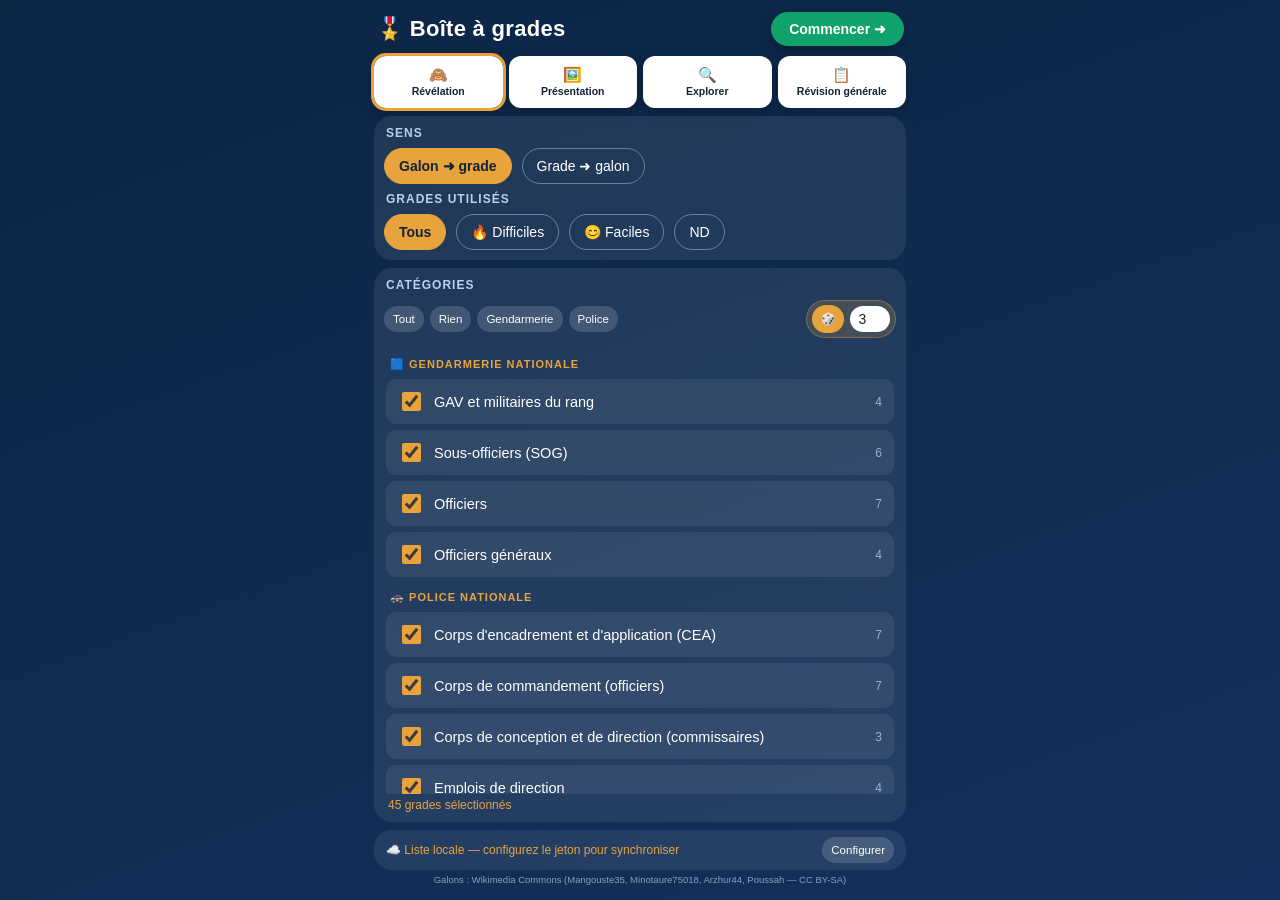
<file: index.html>
<!DOCTYPE html>
<html lang="fr">
<head>
<meta charset="UTF-8">
<meta name="viewport" content="width=device-width, initial-scale=1, viewport-fit=cover, user-scalable=no">
<meta name="apple-mobile-web-app-capable" content="yes">
<meta name="apple-mobile-web-app-status-bar-style" content="black-translucent">
<meta name="theme-color" content="#0b2545">
<title>Boîte à grades</title>
<style>
:root{
  --bg:#0b2545; --bg2:#13315c; --card:#ffffff; --ink:#132437; --muted:#5b7089;
  --accent:#1d6fd8; --accent2:#0fa36b; --gold:#e8a33d; --danger:#c94f4f;
  --radius:18px;
  --sat:env(safe-area-inset-top,0px); --sab:env(safe-area-inset-bottom,0px);
}
*{box-sizing:border-box; -webkit-tap-highlight-color:transparent;}
html,body{margin:0;padding:0;height:100%;}
body{
  font-family:-apple-system,BlinkMacSystemFont,"Segoe UI",Roboto,Helvetica,Arial,sans-serif;
  background:linear-gradient(160deg,var(--bg) 0%,var(--bg2) 100%);
  color:#fff; min-height:100dvh;
  padding-top:var(--sat); padding-bottom:var(--sab);
  -webkit-text-size-adjust:100%;
}
.screen{max-width:560px;margin:0 auto;padding:16px;display:none;}
#home.active{display:flex;flex-direction:column;height:100dvh;overflow:hidden;padding:8px 14px calc(4px + var(--sab));width:100%;}
.screen.active{display:block;}
h1{font-size:22px;margin:0;font-weight:800;letter-spacing:.3px;}
.titlerow{display:flex;align-items:center;justify-content:space-between;gap:10px;margin:4px 2px 2px;flex:none;}
.sub{color:#bcd0e8;font-size:14px;margin:0 4px 18px;}
.modes{display:grid;grid-template-columns:repeat(4,1fr);gap:6px;margin:8px 0 8px;flex:none;}
.mode-btn{
  border:0;border-radius:12px;padding:7px 2px;text-align:center;cursor:pointer;
  background:var(--card);color:var(--ink);box-shadow:0 4px 12px rgba(0,0,0,.22);
  display:flex;flex-direction:column;align-items:center;justify-content:center;gap:1px;min-height:52px;
}
.mode-btn .ico{font-size:15px;}
.mode-btn b{display:block;font-size:10.5px;line-height:1.15;}
.mode-btn.selected{outline:3px solid var(--gold);}
.panel{background:rgba(255,255,255,.08);border-radius:var(--radius);padding:10px;margin-bottom:8px;}
.panel h3{margin:0 2px 8px;font-size:12px;text-transform:uppercase;letter-spacing:1px;color:#bcd0e8;font-weight:700;}
#catpanel{display:flex;flex-direction:column;flex:1;min-height:0;}
#expanel{flex:1;min-height:0;overflow-y:auto;-webkit-overflow-scrolling:touch;}
#revpanel{flex:1;min-height:0;display:flex;flex-direction:column;}
#revpanel .panel{flex:1;display:flex;flex-direction:column;min-height:0;margin-bottom:0;}
.row{display:flex;gap:10px;flex-wrap:wrap;}
.chip{
  border:1.5px solid rgba(255,255,255,.35);background:transparent;color:#fff;
  border-radius:999px;padding:9px 14px;font-size:14px;cursor:pointer;
}
.chip.on{background:var(--gold);border-color:var(--gold);color:#132437;font-weight:700;}
select{
  width:100%;font-size:16px;padding:12px;border-radius:12px;border:0;background:var(--card);color:var(--ink);
  appearance:none;-webkit-appearance:none;
}

.start{
  border:0;border-radius:999px;padding:9px 18px;font-size:14px;font-weight:800;cursor:pointer;
  background:var(--accent2);color:#fff;box-shadow:0 4px 12px rgba(0,0,0,.3);flex:none;
}
.topbar{display:flex;align-items:center;justify-content:space-between;margin-bottom:10px;}
.topbar .back{background:rgba(255,255,255,.15);border:0;color:#fff;border-radius:999px;padding:9px 15px;font-size:14px;cursor:pointer;}
.counter{font-size:14px;color:#bcd0e8;font-variant-numeric:tabular-nums;}
.card{
  background:var(--card);color:var(--ink);border-radius:22px;padding:20px 16px 16px;
  box-shadow:0 10px 30px rgba(0,0,0,.35);min-height:52dvh;
  display:flex;flex-direction:column;
}
.word{font-size:clamp(30px,9vw,44px);font-weight:800;text-align:center;margin:2px 0 12px;line-height:1.1;}
.meanings{display:grid;gap:14px;flex:1;}
.meaning{display:grid;gap:8px;}
.meaning .catlab{
  font-size:18px;font-weight:800;letter-spacing:.3px;
  color:#fff;background:var(--accent);padding:13px 14px;
  border-radius:14px;text-align:center;
  box-shadow:0 3px 10px rgba(29,111,216,.3);
}
.meaning .catlab.hiddenlab{
  background:repeating-linear-gradient(45deg,#13315c,#13315c 12px,#1b3f74 12px,#1b3f74 24px);
  color:#bcd0e8;font-weight:600;font-size:15px;
}
.imgwrap{position:relative;width:100%;aspect-ratio:4/3;background:#e8eef6;display:flex;align-items:center;justify-content:center;border:1px solid #e3e9f2;border-radius:16px;overflow:hidden;}
.imgwrap img{width:100%;height:100%;object-fit:contain;background:#fff;}
.imgwrap .status{color:var(--muted);font-size:14px;padding:10px;text-align:center;}
.veil{
  position:absolute;inset:0;background:repeating-linear-gradient(45deg,#13315c,#13315c 12px,#1b3f74 12px,#1b3f74 24px);
  display:flex;align-items:center;justify-content:center;color:#fff;font-size:40px;
}
.wikilink{font-size:11px;color:#8aa0b8;text-align:right;padding:3px 8px;text-decoration:none;display:block;}
.controls{display:flex;gap:10px;margin-top:14px;}
.ctrl{
  flex:1;border:0;border-radius:16px;padding:16px 8px;font-size:16px;font-weight:700;cursor:pointer;color:#fff;
}
.prev{background:rgba(255,255,255,.16);}
.next{background:var(--accent);}
.reveal{background:var(--gold);color:#132437;flex:1.4;}
.reveal[disabled]{opacity:.35;}
.ctrl:active{transform:scale(.97);}
.foot{text-align:center;color:#8aa0b8;font-size:9.5px;margin-top:4px;padding-bottom:2px;white-space:nowrap;overflow:hidden;text-overflow:ellipsis;flex:none;}
#syncpanel{display:flex;align-items:center;flex-wrap:wrap;gap:8px;padding:7px 12px;flex:none;margin-bottom:0;}
#syncpanel h3{display:none;}
#syncpanel .selcount{margin:0;flex:1;min-width:0;overflow:hidden;text-overflow:ellipsis;white-space:nowrap;}
.dlgback{
  position:fixed;inset:0;background:rgba(6,20,40,.75);z-index:50;
  display:flex;align-items:flex-start;justify-content:center;padding:calc(24px + var(--sat)) 14px 14px;
  overflow-y:auto;-webkit-overflow-scrolling:touch;
}
.dlg{
  background:var(--bg2);border-radius:18px;padding:16px;width:100%;max-width:460px;
  box-shadow:0 12px 40px rgba(0,0,0,.5);
}
.dlg h3{margin:0 0 10px;font-size:13px;text-transform:uppercase;letter-spacing:1px;color:#bcd0e8;}
.tokfield{
  width:100%;font-size:16px;padding:12px;border-radius:12px;border:0;resize:vertical;
  background:var(--card);color:var(--ink);font-family:ui-monospace,Menlo,monospace;
  word-break:break-all;-webkit-user-select:text;user-select:text;
}
.dlgrow{display:flex;gap:8px;flex-wrap:wrap;margin-top:10px;}
.dlghelp{font-size:11px;line-height:1.4;color:#8aa0b8;margin:12px 0 0;white-space:normal;}
.selcount{font-size:12px;color:#e8a33d;margin:4px 4px 0;flex:none;}
.catgrid{display:grid;grid-template-columns:1fr;gap:6px;flex:1;min-height:0;overflow-y:auto;-webkit-overflow-scrolling:touch;padding:2px;align-content:start;}
.catitem{display:flex;align-items:center;gap:10px;background:rgba(255,255,255,.07);border-radius:10px;padding:10px 12px;font-size:14.5px;cursor:pointer;}
.catitem input{width:19px;height:19px;accent-color:var(--gold);}
.catitem .qm{
  display:none;width:19px;height:19px;border-radius:5px;flex:none;
  background:rgba(232,163,61,.25);border:1.5px solid var(--gold);color:var(--gold);
  font-size:13px;font-weight:800;align-items:center;justify-content:center;line-height:1;
}
.catgrid.mystery input{display:none;}
.catgrid.mystery .qm{display:inline-flex;}
.smallrow{display:flex;gap:6px;margin-bottom:10px;flex-wrap:nowrap;align-items:center;}
.randpick{
  display:flex;gap:6px;align-items:center;margin-left:auto;
  background:rgba(232,163,61,.18);border:1px solid rgba(232,163,61,.35);
  border-radius:999px;padding:4px 5px;
}
.randpick input{
  width:40px;font-size:14px;text-align:center;padding:5px 2px;border-radius:999px;border:0;
  background:var(--card);color:var(--ink);
}
.smallbtn.gold{background:var(--gold);color:#132437;font-weight:700;}
.smallbtn{border:0;background:rgba(255,255,255,.15);color:#fff;border-radius:999px;padding:7px 9px;font-size:11.5px;cursor:pointer;white-space:nowrap;}
.badge{background:var(--accent2);color:#fff;border-radius:999px;font-size:11.5px;font-weight:700;padding:3px 10px;margin-left:8px;vertical-align:middle;}
.exsearch{
  width:100%;font-size:18px;padding:14px 16px;border-radius:14px;border:0;
  background:var(--card);color:var(--ink);margin-bottom:10px;
  -webkit-appearance:none;appearance:none;
}
.exsug{display:flex;flex-wrap:wrap;gap:8px;margin-bottom:12px;}
.exsug button{
  border:0;border-radius:999px;padding:9px 14px;font-size:15px;font-weight:600;
  background:rgba(255,255,255,.18);color:#fff;cursor:pointer;
  text-shadow:0 1px 2px rgba(0,0,0,.45);
}
.exsug .excatbtn{font-weight:800;outline:2px solid rgba(255,255,255,.5);}
.exsug .exnone{color:#bcd0e8;font-size:14px;}
.excard{min-height:0;}
.wordchip{
  display:inline-block;color:#fff;padding:6px 18px;border-radius:14px;
  text-shadow:0 1px 3px rgba(0,0,0,.45);
}
.exwordblock{border-top:2px solid #e3e9f2;padding-top:12px;margin-top:4px;display:grid;gap:10px;}
.exwordblock:first-child{border-top:0;margin-top:0;}
.exwordtitle{
  font-size:22px;font-weight:800;color:#fff;padding:10px 12px;border-radius:12px;
  text-align:center;text-shadow:0 1px 3px rgba(0,0,0,.45);
}
.diffseg{display:inline-flex;background:#e8edf4;border-radius:999px;padding:3px;gap:3px;}
.diffseg button{
  border:0;border-radius:999px;padding:6px 11px;font-size:12.5px;cursor:pointer;
  background:transparent;color:#5b7089;font-weight:700;
}
.diffseg button.on[data-s="ND"]{background:#c6d0dd;color:#132437;}
.diffseg button.on[data-s="facile"]{background:var(--accent2);color:#fff;}
.diffseg button.on[data-s="difficile"]{background:var(--gold);color:#132437;}
.diffrow{text-align:center;margin:0 0 10px;}
.revlist{display:grid;gap:4px;flex:1;min-height:0;overflow-y:auto;-webkit-overflow-scrolling:touch;padding:2px;align-content:start;}
.revitem{
  display:flex;align-items:center;gap:8px;background:rgba(255,255,255,.07);
  border-radius:8px;padding:5px 5px 5px 12px;font-size:15px;flex-wrap:wrap;
}
.revword{flex:1;min-width:80px;overflow:hidden;text-overflow:ellipsis;}
.passebadge{
  background:rgba(255,255,255,.18);color:#e8d3a8;border:1px solid rgba(232,163,61,.5);
  border-radius:999px;font-size:10.5px;font-weight:700;padding:2px 7px;flex:none;
}
.revitem.d{background:rgba(232,163,61,.28);}
.revitem.f{background:rgba(15,163,107,.25);}
/* ---------- Boîte à grades ---------- */
.gimgs{display:grid;gap:10px;}
.gimgs.pair{grid-template-columns:1fr;}
.gimgs.pair .gbox{height:clamp(80px,15dvh,140px);}
.gfig{margin:0;display:grid;gap:4px;}
.gfig figcaption{font-size:12px;color:var(--muted);text-align:center;font-weight:600;}
.gbox{position:relative;background:#fff;border:1px solid #e3e9f2;border-radius:14px;overflow:hidden;
  display:flex;align-items:center;justify-content:center;height:clamp(120px,26dvh,230px);padding:6px;}
.gbox img,.gbox svg{max-width:100%;max-height:100%;width:auto;height:100%;object-fit:contain;display:block;}
.gbox .status{color:var(--muted);font-size:13px;}
.desc{font-size:16px;line-height:1.4;color:var(--ink);background:#eef3fa;border-radius:12px;padding:10px 12px;}
.desc .note{display:block;margin-top:6px;font-size:13.5px;color:var(--muted);}
.desc.hiddendesc{background:repeating-linear-gradient(45deg,#13315c,#13315c 12px,#1b3f74 12px,#1b3f74 24px);
  color:#bcd0e8;text-align:center;font-weight:600;}
.word.hiddenword{color:#9db4cf;font-size:clamp(24px,7vw,34px);}
.grouphead{font-size:11px;text-transform:uppercase;letter-spacing:1px;color:#e8a33d;font-weight:800;margin:8px 4px 2px;}
.ladderrow{display:grid;grid-template-columns:150px 1fr;gap:10px;align-items:center;border-top:1px solid #e3e9f2;padding-top:10px;}
.ladderrow:first-child{border-top:0;padding-top:0;}
.ladderrow .gbox{height:80px;padding:3px;border-radius:10px;}
.laddername{font-weight:800;font-size:16px;color:var(--ink);}
.ladderdesc{font-size:13.5px;color:var(--muted);margin-top:2px;}
.ladderrow .diffseg{margin-top:6px;}
.ladder{display:grid;gap:10px;}
.revcat{font-size:12px;text-transform:uppercase;letter-spacing:.8px;color:#e8a33d;font-weight:800;margin:10px 4px 2px;}
#exWord .wordchip{font-size:clamp(20px,6vw,28px);}
.catrow{margin:0 0 10px;}
.catrow .catlab{font-size:16px;font-weight:800;color:#fff;padding:10px 12px;border-radius:12px;text-align:center;}
.catrow .catlab.hiddenlab{background:repeating-linear-gradient(45deg,#13315c,#13315c 12px,#1b3f74 12px,#1b3f74 24px);color:#bcd0e8;font-weight:600;}
.desc.hiddendesc{font-size:14px;}
.grow{display:grid;grid-template-columns:2.2fr 1fr;gap:8px;align-items:end;}
.gcell{display:grid;gap:3px;min-width:0;}
.gtag{font-size:11px;color:var(--muted);text-align:center;font-weight:600;}
.gbox.chest{padding:8px;}
.gbox.chest svg{aspect-ratio:1/1;}
.gfig figcaption{order:-1;}
.ladderpics{display:grid;grid-template-columns:2fr 1fr;gap:4px;}
.gimgs.trio{gap:6px;}
.gimgs.trio .gbox{height:clamp(64px,11dvh,110px);}
.desc,.ladderdesc{white-space:pre-line;}
.gimgs.quad{gap:4px;}
.gimgs.quad .gbox{height:clamp(52px,8.5dvh,90px);}
.desc .nl+.nl{margin-top:6px;padding-top:6px;border-top:1px solid #d9e2ee;}
.desc .nl:first-child{font-weight:700;}
</style>
</head>
<body>

<!-- HOME -->
<div class="screen active" id="home">
  <div class="titlerow">
    <h1>🎖️ Boîte à grades</h1>
    <button class="start" id="startBtn" onclick="startSession()">Commencer ➜</button>
  </div>
  <div class="modes">
    <button class="mode-btn selected" id="mode2btn" onclick="setMode(2)">
      <span class="ico">🙈</span><b>Révélation</b>
    </button>
    <button class="mode-btn" id="mode1btn" onclick="setMode(1)">
      <span class="ico">🖼️</span><b>Présentation</b>
    </button>
    <button class="mode-btn" id="mode3btn" onclick="setMode(3)">
      <span class="ico">🔍</span><b>Explorer</b>
    </button>
    <button class="mode-btn" id="mode5btn" onclick="setMode(5)">
      <span class="ico">📋</span><b>Révision générale</b>
    </button>
  </div>

  <div class="panel" id="poolpanel" style="display:none">
    <h3>Sens</h3>
    <div class="row" style="margin-bottom:8px">
      <button class="chip on" data-s="g2n" onclick="setSens('g2n')">Galon ➜ grade</button>
      <button class="chip" data-s="n2g" onclick="setSens('n2g')">Grade ➜ galon</button>
    </div>
    <h3>Grades utilisés</h3>
    <div class="row">
      <button class="chip on" data-p="tous" onclick="setPool('tous')">Tous</button>
      <button class="chip" data-p="difficile" onclick="setPool('difficile')">🔥 Difficiles</button>
      <button class="chip" data-p="facile" onclick="setPool('facile')">😊 Faciles</button>
      <button class="chip" data-p="ND" onclick="setPool('ND')">ND</button>
    </div>
  </div>

  <div class="panel" id="catpanel">
    <h3>Catégories</h3>
    <div class="smallrow">
      <button class="smallbtn" onclick="allCats(true)">Tout</button>
      <button class="smallbtn" onclick="allCats(false)">Rien</button>
      <button class="smallbtn" onclick="groupCats('G')">Gendarmerie</button>
      <button class="smallbtn" onclick="groupCats('P')">Police</button>
      <span class="randpick">
        <button class="smallbtn gold" onclick="randomCats()">🎲</button>
        <input type="number" id="nbRand" min="1" max="9" value="3" inputmode="numeric" oninput="randomCats()">
      </span>
    </div>
    <div class="catgrid" id="catgrid"></div>
    <div class="selcount" id="selcount"></div>
  </div>

  <div id="expanel" style="display:none">
    <input class="exsearch" id="exInput" type="search" placeholder="Tapez un grade ou une catégorie…" autocomplete="off" autocapitalize="off" spellcheck="false" oninput="exSearch()">
    <div class="exsug" id="exSug"></div>
    <div class="card excard" id="exCard" style="display:none">
      <div class="diffrow" id="exDiffrow"></div>
      <div class="catrow" id="exCatrow"></div>
      <div class="word" id="exWord"></div>
      <div class="meanings" id="exMeanings"></div>
    </div>
  </div>

  <div id="revpanel" style="display:none">
    <div class="panel">
      <h3>Révision générale — ND / facile / difficile</h3>
      <div class="selcount" id="revcount"></div>
      <div class="revlist" id="revlist"></div>
    </div>
  </div>

  <div class="panel" id="syncpanel">
    <h3>☁️ Grades difficiles — synchronisation</h3>
    <div class="selcount" id="syncstatus">Chargement…</div>
    <button class="smallbtn" onclick="toggleSyncSetup()">Configurer</button>
  </div>

  <div id="syncsetup" class="dlgback" style="display:none" onclick="if(event.target===this)toggleSyncSetup()">
    <div class="dlg">
      <h3>Jeton GitHub — synchronisation</h3>
      <textarea id="ghtoken" class="tokfield" rows="3" placeholder="Collez ici le jeton (github_pat_…)"
        autocomplete="off" autocorrect="off" autocapitalize="off" spellcheck="false"></textarea>
      <div class="dlgrow">
        <button class="smallbtn" onclick="pasteToken()">📋 Coller</button>
        <button class="smallbtn" onclick="$('ghtoken').value=''">Effacer</button>
        <button class="smallbtn gold" onclick="saveGhToken()">Enregistrer</button>
        <button class="smallbtn" onclick="toggleSyncSetup()">Fermer</button>
      </div>
      <p class="dlghelp">
        GitHub ▸ Settings ▸ Developer settings ▸ Personal access tokens ▸ Fine-grained tokens ▸ Generate new token.
        Repository access : « Only select repositories » ▸ Boite-a-grades. Permissions ▸ Contents : Read and write.
        Le jeton reste uniquement sur cet appareil.
      </p>
    </div>
  </div>

  <p class="foot">Galons : Wikimedia Commons (Mangouste35, Minotaure75018, Arzhur44, Poussah — CC BY-SA)</p>
</div>

<!-- CARD -->
<div class="screen" id="play">
  <div class="topbar">
    <button class="back" onclick="goHome()">← Menu</button>
    <span class="counter" id="counter"></span>
    <button class="back" onclick="shuffleNow()" title="Mélanger">🎲</button>
  </div>
  <div class="card">
    <div class="diffrow" id="diffrow"></div>
    <div class="catrow" id="catrow"></div>
    <div class="word" id="word"></div>
    <div class="meanings" id="meanings"></div>
  </div>
  <div class="controls">
    <button class="ctrl prev" onclick="nav(-1)">◀ Préc.</button>
    <button class="ctrl reveal" id="revealBtn" onclick="revealOrNext()">👁 Révéler</button>
    <button class="ctrl next" id="nextBtn" onclick="nav(1)">Suiv. ▶</button>
  </div>
  <p class="foot">Galons : Wikimedia Commons — CC BY-SA</p>
</div>


<script>
/* ---------- données ----------
   Images : Wikimedia Commons. Gendarmerie : Mangouste35 (CC BY-SA 3.0), Poussah (CC BY-SA 4.0).
   Police : planches Minotaure75018 (CC BY-SA 4.0), Arzhur44 (CC BY-SA 4.0).
   i : liste d'images. {f, l} = fichier entier ; {f, b:[x0,x1,y0,y1], W, H, l} = recadrage d'une planche. */
const GD = 'Départementale', GM = 'Mobile', OC = 'OCTA', CS = 'CSTAGN';
const CEA = {f:'Galons CEA.svg', W:1444, H:881};
const CC  = {f:'Galons CC.svg', W:1722, H:585};
const CCD = {f:'Galons Commissaires.svg', W:923, H:460};
const EMP = {f:'Galons emploi direction.svg', W:930, H:463};
function crop(p, x0, x1, y0, y1, pad){ return {f:p.f, W:p.W, H:p.H, b:[x0, x1, y0, y1], p:pad}; }

/* galons de poitrine (voir chest.js) */
const N = 'noir', M = 'marine';
const dg = (c, n)=>({bg:N, diag:Array(n).fill(c)});
const bs = (arr, bg)=>({bg:bg||N, bars:arr});
const nb = (c, n, bg)=>bs(Array.from({length:n}, ()=>({c})), bg);
const alt = (m, i)=>bs([{c:m},{c:i},{c:m},{c:i},{c:m}]);
const pair = f=>[f('a','o'), f('o','a')];   // [départementale, mobile] : (métal, métal inverse)
function gdgm(code){ return [{f:code+' gd.svg', l:GD}, {f:code+' gm.svg', l:GM}]; }

const DATA = {
cats: [
  {l:'Gendarmerie — GAV et militaires du rang', g:'G'},
  {l:'Gendarmerie — Sous-officiers (SOG)', g:'G'},
  {l:'Gendarmerie — Officiers', g:'G'},
  {l:'Gendarmerie — Officiers généraux', g:'G'},
  {l:'Police — Corps d\'encadrement et d\'application (CEA)', g:'P'},
  {l:'Police — Corps de commandement (officiers)', g:'P'},
  {l:'Police — Corps de conception et de direction (commissaires)', g:'P'},
  {l:'Police — Emplois de direction', g:'P'},
  {l:'Police — Anciens grades', g:'P'}
],
words: [
/* ===== Gendarmerie — GAV et militaires du rang ===== */
{w:'Gendarme adjoint volontaire (GAV)', c:0, x:'« Gendarme »', d:'Fourreau bleu, sans chevron.',
 p:[{bg:N}],
 i:[{f:'Gav gav.svg'}]},
{w:'Gendarme adjoint de 1re classe', c:0, x:'« Gendarme »', d:'Fourreau bleu, un chevron bleu.',
 p:[dg('b',1)],
 i:[{f:'Gav 1cl.svg'}]},
{w:'Brigadier (GAV)', c:0, x:'« Brigadier »', d:'Fourreau bleu, deux chevrons bleus.',
 p:[dg('b',2)],
 i:[{f:'Gav bri.svg'}]},
{w:'Brigadier-chef (GAV)', c:0, x:'« Brigadier-chef »', d:'Fourreau bleu, deux chevrons bleus sous un chevron argent.',
 p:[{bg:N, diag:['b','b','a']}],
 i:[{f:'Gav bch.svg'}]},

/* ===== Gendarmerie — Sous-officiers (avec le CSTAGN, corps de soutien) ===== */
{w:'Gendarme sous contrat', c:1, x:'« Gendarme » ; CSTAGN et GAV : « Maréchal des logis »\nGrenade sans soutaches (les deux traits au-dessus de la flamme) : CSTAGN.\nFourreau bleu : GAV (volontaire, pas sous-officier).', d:'Un chevron.',
 p:pair(m=>dg(m,1)).concat([dg('a',1), dg('a',1)]),
 i:[{f:'Gend sc gd.svg', l:GD}, {f:'Gend sc gm.svg', l:GM}, {f:'Mdl sc cstag.svg', l:'CSTAGN — Maréchal des logis sous contrat'}, {f:'Gav mdl.svg', l:'GAV — Maréchal des logis'}]},
{w:'Gendarme de carrière', c:1, x:'« Gendarme » ; CSTAGN : « Maréchal des logis »\nRang situé entre sergent et sergent-chef des armées.\nGrenade sans soutaches (les deux traits au-dessus de la flamme) : CSTAGN.', d:'Deux chevrons.',
 p:pair(m=>dg(m,2)).concat([dg('a',2)]),
 i:gdgm('Gend').concat([{f:'Mdl carriere cstag.svg', l:'CSTAGN — Maréchal des logis de carrière'}])},
{w:'Maréchal des logis-chef', c:1, x:'« Maréchal des logis-chef » (couramment « Chef »)\nGrenade sans soutaches (les deux traits au-dessus de la flamme) : CSTAGN.', d:'Trois chevrons.',
 p:pair(m=>dg(m,3)).concat([dg('a',3)]),
 i:gdgm('Mdc').concat([{f:'Mdc cstag.svg', l:CS}])},
{w:'Adjudant', c:1, x:'« Mon adjudant » (femme : « Adjudant »)\nMétal inversé : galon or en départementale et au CSTAGN, argent en mobile.\nGrenade sans soutaches (les deux traits au-dessus de la flamme) : CSTAGN.', d:'Un galon à filet rouge, de métal inversé : or en départementale, argent en mobile.',
 p:pair((m,i)=>bs([{c:i,f:1}])).concat([bs([{c:'o',f:1}])]),
 i:gdgm('Adj').concat([{f:'Adj cstag.svg', l:CS}])},
{w:'Adjudant-chef', c:1, x:'« Mon adjudant-chef » (femme : « Adjudant-chef »)\nGrenade sans soutaches (les deux traits au-dessus de la flamme) : CSTAGN.', d:'Un galon à filet rouge, du métal de la subdivision : argent en départementale, or en mobile.',
 p:pair(m=>bs([{c:m,f:1}])).concat([bs([{c:'a',f:1}])]),
 i:gdgm('Adc').concat([{f:'Adc cstag.svg', l:CS}])},
{w:'Major', c:1, x:'« Major »\nGrenade sans soutaches (les deux traits au-dessus de la flamme) : CSTAGN.', d:'Un galon large à filet rouge, du métal de la subdivision.',
 p:pair(m=>bs([{c:m,thin:1},{c:m,f:1}])).concat([bs([{c:'a',thin:1},{c:'a',f:1}])]),
 i:gdgm('Major').concat([{f:'Major cstag.svg', l:CS}])},

/* ===== Gendarmerie — Officiers (avec l'OCTA, corps technique et administratif) ===== */
{w:'Aspirant', c:2, x:'« Mon lieutenant » (femme : « Aspirant »)\nÉlève officier.', d:'Un galon argent coupé de deux traits noirs.',
 p:[bs([{c:'o',cut:1}])],
 i:[{f:'Aspirant gendarmerie départementale.svg', l:GD}]},
{w:'Sous-lieutenant', c:2, x:'« Mon lieutenant » (femme : « Lieutenant »)\nGrenade sans soutaches (les deux traits au-dessus de la flamme) : OCTA.', d:'Un galon.',
 p:pair(m=>nb(m,1)).concat([nb('a',1)]),
 i:gdgm('Slt').concat([{f:'Slt cta.svg', l:OC}])},
{w:'Lieutenant', c:2, x:'« Mon lieutenant » (femme : « Lieutenant »)\nGrenade sans soutaches (les deux traits au-dessus de la flamme) : OCTA.', d:'Deux galons.',
 p:pair(m=>nb(m,2)).concat([nb('a',2)]),
 i:gdgm('Ltn').concat([{f:'Ltn cta.svg', l:OC}])},
{w:'Capitaine', c:2, x:'« Mon capitaine » (femme : « Capitaine »)\nGrenade sans soutaches (les deux traits au-dessus de la flamme) : OCTA.', d:'Trois galons.',
 p:pair(m=>nb(m,3)).concat([nb('a',3)]),
 i:gdgm('Cne').concat([{f:'Cne cta.svg', l:OC}])},
{w:'Chef d\'escadron', c:2, x:'« Mon commandant » (femme : « Commandant »)\nÀ l\'OCTA, le grade s\'appelle « commandant ».\nGrenade sans soutaches (les deux traits au-dessus de la flamme) : OCTA.', d:'Quatre galons.',
 p:pair(m=>nb(m,4)).concat([nb('a',4)]),
 i:gdgm('Cen').concat([{f:'Cdt cta.svg', l:'OCTA — Commandant'}])},
{w:'Lieutenant-colonel', c:2, x:'« Mon colonel » (femme : « Colonel »)\nGalons alternés : trois du métal de la subdivision, deux de l\'autre.\nGrenade sans soutaches (les deux traits au-dessus de la flamme) : OCTA.', d:'Cinq galons alternés.',
 p:pair((m,i)=>alt(m,i)).concat([alt('a','o')]),
 i:gdgm('Lcl').concat([{f:'Lcl cta.svg', l:OC}])},
{w:'Colonel', c:2, x:'« Mon colonel » (femme : « Colonel »)\nGrenade sans soutaches (les deux traits au-dessus de la flamme) : OCTA.', d:'Cinq galons du même métal.',
 p:pair(m=>nb(m,5)).concat([nb('a',5)]),
 i:gdgm('Col').concat([{f:'Col cta.svg', l:OC}])},

/* ===== Gendarmerie — Officiers généraux ===== */
{w:'Général de brigade', c:3, x:'« Mon général » (femme : « Général »)', d:'Deux étoiles.',
 p:[{bg:N, stars:2}],
 i:[{f:'Général brigade gend.svg'}]},
{w:'Général de division', c:3, x:'« Mon général » (femme : « Général »)', d:'Trois étoiles.',
 p:[{bg:N, stars:3}],
 i:[{f:'Général division gend.svg'}]},
{w:'Général de corps d\'armée', c:3, x:'« Mon général » (femme : « Général »)', d:'Quatre étoiles.',
 p:[{bg:N, stars:4}],
 i:[{f:'Général corps d\'armée gend.svg'}]},
{w:'Général d\'armée', c:3, x:'« Mon général » (femme : « Général »)', d:'Cinq étoiles.',
 p:[{bg:N, stars:5}],
 i:[{f:'Général armée gend.svg'}]},

/* ===== Police — CEA ===== */
{w:'Policier adjoint', c:4, x:'« Monsieur » / « Madame »\nContractuel, anciennement « adjoint de sécurité » (ADS).', d:'Fourreau bleu clair, sans galon.',
 p:[{bg:'bleu'}],
 i:[crop(CEA, 284, 432, 86, 405)]},
{w:'Gardien de la paix stagiaire', c:4, x:'« Gardien »', d:'Un chevron blanc.',
 p:[{bg:M, diag:['w']}],
 i:[crop(CEA, 529, 677, 86, 405)]},
{w:'Gardien de la paix', c:4, x:'« Gardien »', d:'Un chevron blanc et un chevron fin.',
 p:[{bg:M, diag:['w','w']}],
 i:[crop(CEA, 768, 915, 86, 405)]},
{w:'Brigadier-chef de police', c:4, x:'« Brigadier-chef »', d:'Deux filets fins : blanc et rouge.',
 p:[bs([{c:'w',f:1}])],
 i:[crop(CEA, 653, 792, 484, 752, 2)]},
{w:'Major de police', c:4, x:'« Major »', d:'Une barrette blanche au-dessus des filets blanc et rouge.',
 p:[bs([{c:'w',thin:1},{c:'w',f:1}])],
 i:[crop(CEA, 892, 1031, 484, 752, 2)]},
{w:'Major RULP', c:4, x:'« Major »\nResponsable d\'unité locale de police.', d:'Galons de major et un losange argent.',
 p:[bs([{c:'w',thin:1},{c:'w',f:1}])],
 i:[{f:'MajorRULP.png'}]},
{w:'Major à l\'échelon exceptionnel', c:4, x:'« Major »', d:'Galons de major et un losange or.',
 p:[bs([{c:'w',thin:1},{c:'w',f:1}])],
 i:[{f:'MajorEX.png'}]},

/* ===== Police — Corps de commandement ===== */
{w:'Élève officier de police', c:5, x:'« Monsieur » / « Madame »', d:'Une boucle (lacet) blanche.',
 p:[{bg:M, lace:1}],
 i:[crop(CC, 45, 193, 79, 400)]},
{w:'Lieutenant stagiaire', c:5, x:'« Lieutenant »', d:'Une large barrette blanche.',
 p:[nb('w',1,M)],
 i:[crop(CC, 276, 423, 79, 400)]},
{w:'Lieutenant de police', c:5, x:'« Lieutenant »\nAppellation du capitaine pendant ses premières années après la formation.', d:'Deux barrettes blanches.',
 p:[nb('w',2,M)],
 i:[crop(CC, 520, 668, 79, 400)]},
{w:'Capitaine de police', c:5, x:'« Capitaine »', d:'Trois barrettes blanches.',
 p:[nb('w',3,M)],
 i:[crop(CC, 759, 907, 79, 400)]},
{w:'Commandant de police', c:5, x:'« Commandant »', d:'Quatre barrettes blanches.',
 p:[nb('w',4,M)],
 i:[crop(CC, 998, 1145, 79, 400)]},
{w:'Commandant divisionnaire', c:5, x:'« Commandant »', d:'Barrettes de commandant et un motif de feuillage or.',
 p:[Object.assign(nb('w',4,M), {los:{n:1,c:'o'}, border:'or'})],
 i:[crop(CC, 1221, 1368, 79, 400)]},
{w:'Commandant divisionnaire à l\'emploi fonctionnel', c:5, x:'« Commandant »', d:'Barrettes de commandant et un motif de feuillage argent.',
 p:[Object.assign(nb('w',4,M), {los:{n:1,c:'a'}})],
 i:[crop(CC, 1442, 1589, 79, 400)]},

/* ===== Police — Commissaires ===== */
{w:'Commissaire de police', c:6, x:'« Monsieur le commissaire » / « Madame la commissaire »', d:'Feuilles de chêne brodées, sans barrette.',
 p:[{bg:M, oak:1, border:'simple'}],
 i:[crop(CCD, 36, 180, 43, 359)]},
{w:'Commissaire divisionnaire', c:6, x:'« Monsieur le commissaire » / « Madame la commissaire »', d:'Feuilles de chêne et deux barrettes.',
 p:[{bg:M, oak:1, border:'double'}],
 i:[crop(CCD, 512, 655, 43, 359)]},
{w:'Commissaire général', c:6, x:'« Monsieur le commissaire général » / « Madame la commissaire générale »', d:'Fourreau bordé de broderie argent, feuilles de chêne et deux losanges or.',
 p:[{bg:M, los:{n:2,c:'o'}, border:'double'}],
 i:[crop(CCD, 750, 894, 43, 359)]},

/* ===== Police — Emplois de direction ===== */
{w:'Contrôleur général', c:7, x:'« Monsieur le contrôleur général » / « Madame la contrôleuse générale »', d:'Broderie argent et deux losanges argent.',
 p:[{bg:M, los:{n:2,c:'a'}, border:'brod'}],
 i:[crop(EMP, 31, 175, 29, 345)]},
{w:'Inspecteur général', c:7, x:'« Monsieur l\'inspecteur général » / « Madame l\'inspectrice générale »', d:'Broderie argent et trois losanges argent.',
 p:[{bg:M, los:{n:3,c:'a'}, border:'brod'}],
 i:[crop(EMP, 269, 414, 29, 345)]},
{w:'Directeur des services actifs', c:7, x:'« Monsieur le directeur » / « Madame la directrice »', d:'Broderie argent et quatre losanges argent.',
 p:[{bg:M, los:{n:4,c:'a'}, border:'double'}],
 i:[crop(EMP, 507, 651, 29, 345)]},
{w:'Directeur général de la police nationale', c:7, x:'« Monsieur le directeur général » / « Madame la directrice générale »', d:'Broderie argent et cinq losanges argent.',
 p:[{bg:M, los:{n:5,c:'a'}, border:'brod'}],
 i:[crop(EMP, 744, 888, 29, 345)]},

/* ===== Police — Anciens grades ===== */
{w:'Sous-brigadier de police', c:8, x:'« Sous-brigadier »\nGrade supprimé.', d:'Deux chevrons blancs et un chevron fin.',
 p:[{bg:M, diag:['w','w','w']}],
 i:[crop(CEA, 1007, 1154, 86, 405)]},
{w:'Brigadier de police', c:8, x:'« Brigadier »\nGrade fusionné dans brigadier-chef.', d:'Une barrette or.',
 p:[bs([{c:'o'}])],
 i:[crop(CEA, 409, 548, 484, 752, 2)]},
{w:'Commissaire principal', c:8, x:'« Monsieur le commissaire » / « Madame la commissaire »\nGrade supprimé.', d:'Feuilles de chêne et une barrette.',
 p:[{none:'Non documenté'}],
 i:[crop(CCD, 267, 410, 43, 359)]}
]
};
DATA.words.forEach((w, k)=>{ w.o = k; });  // ordre hiérarchique d'origine

/* ---------- galons de poitrine (dessinés en SVG) ----------
   Spécification : {bg, diag:[couleurs], bars:[{c, f:filet rouge, thin, cut}], stars:n,
                    los:{n, c}, oak, lace, sprig, border:'simple'|'double'|'or'|'brod', none:'texte'}
   Couleurs : a = argent, o = or, b = bleu GAV, w = blanc. */
const CH_COL = {a:'#e4e7ec', o:'#e2b737', b:'#3355e0', w:'#f4f6f8'};
const CH_BG = {noir:'#17191e', marine:'#1c2a5e', bleu:'#2b4cb9', ciel:'#a8c3e6'};
function chStar(cx, cy, r){
  let d = '';
  for(let k=0;k<10;k++){
    const a = -Math.PI/2 + k*Math.PI/5, rr = k%2 ? r*0.42 : r;
    d += (k?'L':'M') + (cx + rr*Math.cos(a)).toFixed(1) + ' ' + (cy + rr*Math.sin(a)).toFixed(1);
  }
  return '<path d="' + d + 'Z" fill="#e4e7ec"/>';
}
function chLos(cx, cy, c){
  const s = 10;
  return '<path d="M' + cx + ' ' + (cy-s) + 'L' + (cx+s) + ' ' + cy + 'L' + cx + ' ' + (cy+s) + 'L' + (cx-s) + ' ' + cy + 'Z" fill="' + CH_COL[c] + '"/>'
    + '<path d="M' + cx + ' ' + (cy-s+2) + 'V' + (cy+s-2) + 'M' + (cx-s+2) + ' ' + cy + 'H' + (cx+s-2) + '" stroke="#1c2a5e" stroke-width="1.6"/>';
}
const CH_STARS = {2:[[30,50],[70,50]], 3:[[50,30],[30,66],[70,66]], 4:[[50,24],[28,50],[72,50],[50,76]], 5:[[50,18],[50,40],[28,58],[72,58],[50,80]]};
const CH_LOS = {1:[[50,22]], 2:[[37,50],[63,50]], 3:[[50,36],[36,62],[64,62]], 4:[[50,28],[33,50],[67,50],[50,72]], 5:[[50,20],[50,44],[35,60],[65,60],[50,76]]};
function chestSVG(p){
  let s = '<rect width="100" height="100" rx="4" fill="' + CH_BG[p.bg || 'noir'] + '"/>';
  if(p.diag){
    const n = p.diag.length, w = 11, gap = 9, tot = n*w + (n-1)*gap, x0 = 50 - tot/2;
    p.diag.forEach((c, k)=>{
      const x = x0 + k*(w+gap);
      s += '<rect x="' + x.toFixed(1) + '" y="16" width="' + w + '" height="68" fill="' + CH_COL[c] + '" transform="rotate(28 ' + (x + w/2).toFixed(1) + ' 50)"/>';
    });
  }
  if(p.bars){
    const big = p.los ? 9 : 12, hs = p.bars.map(b=>b.thin ? 4 : big), gap = p.los ? 5 : 6;
    const tot = hs.reduce((a,b)=>a+b,0) + gap*(hs.length-1);
    let y = (p.los ? 62 : 50) - tot/2;
    p.bars.forEach((b, k)=>{
      const h = hs[k];
      s += '<rect x="14" y="' + y.toFixed(1) + '" width="72" height="' + h + '" fill="' + CH_COL[b.c] + '"/>';
      if(b.f) s += '<rect x="14" y="' + (y + h/2 - 0.9).toFixed(1) + '" width="72" height="1.8" fill="#c8202a"/>';
      if(b.cut) [34, 64].forEach(cx=>{ s += '<rect x="' + cx + '" y="' + y.toFixed(1) + '" width="3" height="' + h + '" fill="#17191e"/>'; });
      y += h + gap;
    });
  }
  if(p.stars) CH_STARS[p.stars].forEach(([x,y])=>{ s += chStar(x, y, 11); });
  if(p.los) CH_LOS[p.los.n].forEach(([x,y])=>{ s += chLos(x, y, p.los.c); });
  if(p.oak){
    s += '<path d="M24 80 L76 22" stroke="#e4e7ec" stroke-width="2.6" stroke-linecap="round"/>';
    [0.22, 0.38, 0.54, 0.70, 0.86].forEach((t, k)=>{
      const x = 24 + 52*t, y = 80 - 58*t;
      [-1, 1].forEach(side=>{
        const r = -48 + side*42;
        const cx = x + side*7, cy = y + side*5;
        s += '<ellipse cx="' + cx.toFixed(1) + '" cy="' + cy.toFixed(1) + '" rx="8" ry="4" fill="#e4e7ec" transform="rotate(' + r + ' ' + cx.toFixed(1) + ' ' + cy.toFixed(1) + ')"/>';
      });
    });
  }
  if(p.lace) s += '<path d="M14 82 Q40 74 46 50 Q50 24 60 30 Q70 38 56 58 Q50 70 86 82" stroke="#f4f6f8" stroke-width="5" fill="none" stroke-linecap="round"/>';
  if(p.sprig) s += '<path d="M24 66 Q48 62 62 40 Q56 58 76 52" stroke="#f4f6f8" stroke-width="6" fill="none" stroke-linecap="round"/>'
    + '<path d="M40 64 Q62 72 80 62" stroke="#f4f6f8" stroke-width="5" fill="none" stroke-linecap="round"/>';
  if(p.border === 'simple') s += '<rect x="6" y="6" width="88" height="88" rx="3" fill="none" stroke="#e4e7ec" stroke-width="3"/>';
  if(p.border === 'double') s += '<rect x="5" y="5" width="90" height="90" rx="3" fill="none" stroke="#e4e7ec" stroke-width="2.5"/><rect x="10" y="10" width="80" height="80" rx="2" fill="none" stroke="#e4e7ec" stroke-width="2"/>';
  if(p.border === 'brod') s += '<rect x="5" y="5" width="90" height="90" rx="3" fill="none" stroke="#e4e7ec" stroke-width="5"/>';
  if(p.border === 'or') s += '<rect x="3" y="3" width="94" height="94" rx="3" fill="none" stroke="#e2b737" stroke-width="5"/>';
  return '<svg xmlns="http://www.w3.org/2000/svg" viewBox="0 0 100 100" role="img" aria-label="Galon de poitrine">' + s + '</svg>';
}
function chestNode(p){
  const box = document.createElement('div');
  box.className = 'gbox chest';
  if(!p || p.none){ box.innerHTML = '<div class="status">' + escapeHtml(p && p.none || 'Non documenté') + '</div>'; return box; }
  box.innerHTML = chestSVG(p);
  return box;
}

/* ---------- difficulté des grades : ND (par défaut) / facile / difficile ---------- */
let diffMap = {};
try{
  diffMap = JSON.parse(localStorage.getItem('bag_diff')||'null') || {};
}catch(e){}
/* filet de sécurité : si bag_diff est vide ou illisible mais qu'une sauvegarde
   existe, on repart de la sauvegarde plutôt que d'une liste vide. */
try{
  if(!Object.keys(diffMap).length){
    const bak = JSON.parse(localStorage.getItem('bag_diff_bak')||'null');
    if(bak && typeof bak === 'object' && Object.keys(bak).length) diffMap = bak;
  }
}catch(e){}
function purgeImageCache(){
  const kill = [];
  for(let i=0;i<localStorage.length;i++){ const k = localStorage.key(i); if(k && k.startsWith('bag_img_')) kill.push(k); }
  kill.forEach(k=>{ try{ localStorage.removeItem(k); }catch(e){} });
  return kill.length;
}
function saveDiff(){
  const payload = JSON.stringify(diffMap);
  try{
    localStorage.setItem('bag_diff', payload);
    if(Object.keys(diffMap).length) localStorage.setItem('bag_diff_bak', payload);
  }catch(e){
    // quota dépassé : le cache d'images est le seul poste sacrifiable
    purgeImageCache();
    try{
      localStorage.setItem('bag_diff', payload);
      if(Object.keys(diffMap).length) localStorage.setItem('bag_diff_bak', payload);
    }catch(e2){
      setSyncStatus('⚠️ Stockage local saturé — classements non enregistrés sur l\'appareil');
    }
  }
}
function getDiff(w){ return diffMap[w.toLowerCase()] || 'ND'; }
function isDiff(w){ return getDiff(w) === 'difficile'; }
function nbDiff(){ return Object.values(diffMap).filter(v=>v==='difficile').length; }
function nbFac(){ return Object.values(diffMap).filter(v=>v==='facile').length; }
function setDiffState(w, s){
  const k = w.toLowerCase();
  if(s === 'ND') delete diffMap[k]; else diffMap[k] = s;
  diffRev++;
  saveDiff();
  document.querySelectorAll('[data-diff]').forEach(el=>{ if(el.getAttribute('data-diff')===k) paintDiff(el, k); });
  updateRevCount();
  scheduleGhSave();
}
function refreshDiffUI(){
  document.querySelectorAll('[data-diff]').forEach(el=>paintDiff(el, el.getAttribute('data-diff')));
  updateRevCount();
}

/* ---------- synchronisation GitHub ---------- */
const GH_API = 'https://api.github.com/repos/victortisme/Boite-a-grades/contents/grades-difficiles.json';
let ghSha = null, syncTimer = null;
/* diffRev augmente à chaque modification locale. Une fusion calculée avant une
   modification ne doit jamais être réappliquée après : c'est ce qui faisait
   « revenir » le bouton de difficulté à sa valeur précédente. */
let diffRev = 0, ghSaving = false;
let ghToken = localStorage.getItem('bag_gh_token') || '';
function b64enc(s){ return btoa(unescape(encodeURIComponent(s))); }
function b64dec(s){ return decodeURIComponent(escape(atob(s.replace(/\s/g,'')))); }
function setSyncStatus(t){ const el = $('syncstatus'); if(el) el.textContent = t; }
function toggleSyncSetup(){
  const p = $('syncsetup');
  const open = p.style.display === 'none';
  p.style.display = open ? 'flex' : 'none';
  if(open){ $('ghtoken').value = ghToken; setTimeout(()=>$('ghtoken').focus(), 50); }
}
async function pasteToken(){
  try{
    const t = await navigator.clipboard.readText();
    if(t) $('ghtoken').value = t.trim();
    else alert('Presse-papiers vide.');
  }catch(e){
    alert('Collage automatique refusé par le navigateur : appuyez longuement dans le champ puis choisissez « Coller ».');
    $('ghtoken').focus();
  }
}
function saveGhToken(){
  ghToken = $('ghtoken').value.replace(/\s+/g,'').trim();
  if(ghToken && !/^gh[pousr]_|^github_pat_/.test(ghToken)){
    if(!confirm('Ce texte ne ressemble pas à un jeton GitHub. L\'enregistrer quand même ?')) return;
  }
  try{ localStorage.setItem('bag_gh_token', ghToken); }catch(e){}
  $('syncsetup').style.display = 'none';
  if(ghToken){ setSyncStatus('☁️ Jeton enregistré — connexion…'); ghLoad(); }
  else setSyncStatus('☁️ Jeton effacé — liste locale uniquement');
}
async function ghLoad(){
  const rev0 = diffRev;
  try{
    const headers = ghToken ? {Authorization: 'Bearer ' + ghToken} : {};
    const r = await fetch(GH_API + '?ref=main&t=' + Date.now(), {cache: 'no-store', headers: headers});
    if(!r.ok) throw 0;
    const j = await r.json();
    ghSha = j.sha;
    const remote = parseDiffPayload(JSON.parse(b64dec(j.content)));
    if(diffRev !== rev0){
      // l'utilisateur a modifié une difficulté pendant le chargement : on fusionne
      const e0 = localEdits();
      if(e0){ diffMap = applyEdits(remote, e0); saveDiff(); refreshDiffUI(); }
      if(ghToken) scheduleGhSave();
      return;
    }
    const edits = localEdits();
    if(edits === null){
      resetFromRemote(remote, '☁️ Liste locale incohérente — rechargée depuis GitHub (aucune suppression envoyée)');
    } else if(Object.keys(edits).length){
      // éditions locales non envoyées : on les applique sur l'état distant
      diffMap = applyEdits(remote, edits);
      saveDiff(); refreshDiffUI();
      if(ghToken) scheduleGhSave();
      else setSyncStatus('☁️ Modifications locales non envoyées — jeton requis');
    } else {
      diffMap = remote;
      saveDiff(); writeBase(remote); refreshDiffUI();
      setSyncStatus(ghToken ? '☁️ Synchronisé (' + nbDiff() + ' difficiles · ' + nbFac() + ' faciles)' : '☁️ Liste partagée chargée — lecture seule sans jeton');
    }
  }catch(e){
    setSyncStatus(ghToken ? '☁️ Connexion impossible — liste locale utilisée' : '☁️ Liste locale — configurez le jeton pour synchroniser');
  }
}
/* état de la dernière synchronisation réussie, pour ne pousser que les vraies éditions locales */
function readBase(){ try{ return JSON.parse(localStorage.getItem('bag_base')||'{}') || {}; }catch(e){ return {}; } }
function writeBase(m){ try{ localStorage.setItem('bag_base', JSON.stringify(m)); }catch(e){} }
function parseDiffPayload(raw){
  const out = {};
  if(Array.isArray(raw)) raw.forEach(x=>{ out[String(x).toLowerCase()] = 'difficile'; });
  else if(raw && typeof raw === 'object') for(const k in raw){ const v = String(raw[k]); if(v==='facile'||v==='difficile') out[k.toLowerCase()] = v; }
  return out;
}
/* Nombre maximal de retours à « ND » transmissibles en une synchronisation.
   Au-delà, il ne s'agit plus d'une édition mais d'une perte du stockage local. */
const MAX_SUPPR = 5;
function countSuppr(edits){ let n = 0; for(const k in edits){ if(edits[k] === 'ND') n++; } return n; }
/* Renvoie les éditions locales, ou null si l'état local est jugé non fiable.
   null = « ne rien envoyer, recharger depuis GitHub ». */
function localEdits(){
  const base = readBase(), edits = {};
  // Cas 1 : liste locale vide alors que la base ne l'est pas.
  // C'est une perte de données, jamais une suppression volontaire.
  if(!Object.keys(diffMap).length && Object.keys(base).length) return null;
  new Set([...Object.keys(diffMap), ...Object.keys(base)]).forEach(k=>{
    const now = diffMap[k] || 'ND', before = base[k] || 'ND';
    if(now !== before) edits[k] = now;
  });
  // Cas 2 : suppression de masse.
  if(countSuppr(edits) > MAX_SUPPR) return null;
  return edits;
}
function resetFromRemote(remote, msg){
  diffMap = remote;
  saveDiff(); writeBase(remote); refreshDiffUI();
  setSyncStatus(msg);
}
function applyEdits(remote, edits){
  const merged = Object.assign({}, remote);
  for(const k in edits){ if(edits[k]==='ND') delete merged[k]; else merged[k] = edits[k]; }
  return merged;
}
function scheduleGhSave(){
  if(!ghToken){ setSyncStatus('☁️ Modifié localement — jeton requis pour synchroniser'); return; }
  setSyncStatus('☁️ Enregistrement…');
  clearTimeout(syncTimer);
  syncTimer = setTimeout(()=>ghSave(false), 1500);
}
async function ghSave(isRetry){
  if(ghSaving){ clearTimeout(syncTimer); syncTimer = setTimeout(()=>ghSave(false), 700); return; }
  ghSaving = true;
  try{
    // 1. relire l'état distant pour ne rien écraser (fusion, pas remplacement)
    let remote = null;
    try{
      const r0 = await fetch(GH_API + '?ref=main&t=' + Date.now(), {cache:'no-store', headers:{Authorization:'Bearer '+ghToken}});
      if(r0.ok){ const j0 = await r0.json(); ghSha = j0.sha; remote = parseDiffPayload(JSON.parse(b64dec(j0.content))); }
    }catch(e){}
    if(remote === null){
      // relecture impossible : écrire maintenant écraserait la liste distante
      setSyncStatus('☁️ Lecture GitHub impossible — enregistrement reporté');
      clearTimeout(syncTimer); syncTimer = setTimeout(()=>ghSave(false), 6000);
      return;
    }
    // 2. appliquer uniquement les éditions locales sur cet état
    const rev = diffRev;            // instantané : toute modification ultérieure invalide cette fusion
    const edits = localEdits();
    if(edits === null){
      resetFromRemote(remote, '⚠️ Suppression massive bloquée — liste rechargée depuis GitHub');
      return;
    }
    const merged = applyEdits(remote, edits);
    // 3. garde-fou final : ne jamais publier un fichier vide ou brutalement amputé
    const nRemote = Object.keys(remote).length, nMerged = Object.keys(merged).length;
    if(nRemote && (!nMerged || nMerged < nRemote - MAX_SUPPR)){
      resetFromRemote(remote, '⚠️ Enregistrement annulé : perte anormale de grades — liste rechargée');
      return;
    }
    const sorted = {};
    Object.keys(merged).sort().forEach(k=>{ sorted[k] = merged[k]; });
    const body = {
      message: 'Mise à jour des difficultés',
      content: b64enc(JSON.stringify(sorted, null, 1)),
      branch: 'main'
    };
    if(ghSha) body.sha = ghSha;
    const r = await fetch(GH_API, {
      method: 'PUT',
      headers: {Authorization: 'Bearer ' + ghToken, 'Content-Type': 'application/json'},
      body: JSON.stringify(body)
    });
    if((r.status === 409 || r.status === 422) && !isRetry){
      clearTimeout(syncTimer); syncTimer = setTimeout(()=>ghSave(true), 400);
      return;
    }
    if(!r.ok) throw 0;
    const j = await r.json();
    ghSha = j.content.sha;
    if(diffRev === rev){
      diffMap = merged;
      saveDiff(); writeBase(merged); refreshDiffUI();
      setSyncStatus('☁️ Synchronisé (' + nbDiff() + ' difficiles · ' + nbFac() + ' faciles)');
    }else{
      // modifié pendant l'envoi : on garde l'état local et on renvoie
      setSyncStatus('☁️ Enregistrement…');
      clearTimeout(syncTimer); syncTimer = setTimeout(()=>ghSave(false), 900);
    }
  }catch(e){
    setSyncStatus('☁️ Échec de l\'enregistrement — vérifiez le jeton et la connexion');
  }finally{
    ghSaving = false;
  }
}

let mode = 2, pool = [], idx = 0, currentCard = null, sens = 'g2n', revealed = false;
const $ = id => document.getElementById(id);

/* ---------- images ---------- */
const FP = 'https://commons.wikimedia.org/wiki/Special:FilePath/';
function imgNode(sp){
  const box = document.createElement('div');
  box.className = 'gbox';
  if(sp.b){
    const pad = sp.p == null ? 12 : sp.p, [x0, x1, y0, y1] = sp.b;
    const vb = [x0 - pad, y0 - pad, (x1 - x0) + 2*pad, (y1 - y0) + 2*pad].join(' ');
    box.innerHTML = '<svg xmlns="http://www.w3.org/2000/svg" viewBox="' + vb + '" preserveAspectRatio="xMidYMid meet">'
      + '<image href="' + FP + encodeURIComponent(sp.f) + '" width="' + sp.W + '" height="' + sp.H + '"/></svg>';
  }else{
    const img = document.createElement('img');
    img.alt = '';
    img.loading = 'lazy';
    img.src = FP + encodeURIComponent(sp.f) + '?width=500';
    img.onerror = ()=>{ box.innerHTML = '<div class="status">Image indisponible</div>'; };
    box.appendChild(img);
  }
  return box;
}
function imagesEl(item, veiled){
  const wrap = document.createElement('div');
  wrap.className = 'gimgs' + (item.i.length > 3 ? ' pair trio quad' : item.i.length > 2 ? ' pair trio' : item.i.length > 1 ? ' pair' : '');
  item.i.forEach((sp, k)=>{
    const fig = document.createElement('figure');
    fig.className = 'gfig';
    if(sp.l){ const cap = document.createElement('figcaption'); cap.textContent = sp.l; fig.appendChild(cap); }
    const row = document.createElement('div');
    row.className = 'grow';
    [imgNode(sp), chestNode(item.p && item.p[k])].forEach((box, j)=>{
      if(veiled){ const v = document.createElement('div'); v.className = 'veil'; v.textContent = '❓'; box.appendChild(v); }
      const cell = document.createElement('div');
      cell.className = 'gcell';
      cell.appendChild(box);
      const t = document.createElement('div');
      t.className = 'gtag';
      t.textContent = j ? 'Poitrine' : 'Épaule';
      cell.appendChild(t);
      row.appendChild(cell);
    });
    fig.appendChild(row);
    wrap.appendChild(fig);
  });
  return wrap;
}
function noteEl(item, hidden){
  if(!item.x) return null;
  const d = document.createElement('div');
  d.className = 'desc' + (hidden ? ' hiddendesc' : '');
  if(hidden) d.textContent = '❓ Remarque cachée';
  else item.x.split('\n').forEach(t=>{ const l = document.createElement('div'); l.className = 'nl'; l.textContent = t.replace(/« /g,'«\u00a0').replace(/ »/g,'\u00a0»').replace(/ :/g,'\u00a0:'); d.appendChild(l); });
  return d;
}
function catLab(ci, hidden){
  const d = document.createElement('div');
  d.className = 'catlab' + (hidden ? ' hiddenlab' : '');
  d.style.background = hidden ? '' : catColor(ci);
  d.textContent = hidden ? '❓ Catégorie cachée' : DATA.cats[ci].l;
  return d;
}

/* ---------- accueil ---------- */
function setMode(m){
  mode = m;
  [1,2,3,5].forEach(k=>$('mode'+k+'btn').classList.toggle('selected', m===k));
  const ex = m===3, play = m===1 || m===2;
  $('catpanel').style.display = play ? '' : 'none';
  $('startBtn').style.display = play ? '' : 'none';
  $('poolpanel').style.display = m===2 ? '' : 'none';
  $('expanel').style.display = ex ? '' : 'none';
  $('revpanel').style.display = m===5 ? '' : 'none';
  if(ex){ $('exInput').value=''; $('exSug').innerHTML=''; $('exCard').style.display='none'; showCatButtons(); }
  if(m===5) buildReview();
}
function isRevealMode(){ return mode===2; }
let poolFilter = 'tous';
function setPool(p){
  poolFilter = p;
  document.querySelectorAll('#poolpanel .chip[data-p]').forEach(c=>c.classList.toggle('on', c.dataset.p===p));
}
function setSens(s){
  sens = s;
  document.querySelectorAll('#poolpanel .chip[data-s]').forEach(c=>c.classList.toggle('on', c.dataset.s===s));
}
function wkey(w){ return w.toLowerCase(); }

/* ---------- difficulté : boutons ---------- */
function paintDiff(el, k){
  const st = diffMap[k] || 'ND';
  if(!el.classList.contains('diffseg')) return;
  el.querySelectorAll('button').forEach(b=>b.classList.toggle('on', b.dataset.s === st));
  const row = el.closest('.revitem');
  if(row){ row.classList.toggle('d', st==='difficile'); row.classList.toggle('f', st==='facile'); }
}
function diffBtn(w){
  const k = wkey(w);
  const g = document.createElement('span');
  g.className = 'diffseg';
  g.setAttribute('data-diff', k);
  [['ND','ND'],['facile','😊 Facile'],['difficile','🔥 Difficile']].forEach(p=>{
    const b = document.createElement('button');
    b.dataset.s = p[0];
    b.textContent = p[1];
    b.onclick = e=>{ e.stopPropagation(); e.preventDefault(); setDiffState(w, p[0]); };
    g.appendChild(b);
  });
  paintDiff(g, k);
  return g;
}

/* ---------- révision générale ---------- */
let revBuilt = false;
function buildReview(){
  updateRevCount();
  if(revBuilt) return;
  revBuilt = true;
  const frag = document.createDocumentFragment();
  DATA.cats.forEach((c, ci)=>{
    const h = document.createElement('div');
    h.className = 'revcat';
    h.textContent = c.l;
    frag.appendChild(h);
    DATA.words.filter(w=>w.c===ci).forEach(w=>{
      const row = document.createElement('div');
      row.className = 'revitem';
      const sp = document.createElement('span');
      sp.className = 'revword';
      sp.textContent = w.w;
      row.appendChild(sp);
      row.appendChild(diffBtn(w.w));
      frag.appendChild(row);
    });
  });
  $('revlist').appendChild(frag);
}
function knownKeys(){ return new Set(DATA.words.map(w=>wkey(w.w))); }
function updateRevCount(){
  const el = $('revcount');
  if(!el) return;
  const ks = knownKeys();
  let d = 0, f = 0;
  ks.forEach(k=>{ if(diffMap[k]==='difficile') d++; else if(diffMap[k]==='facile') f++; });
  el.textContent = d + ' difficile(s) · ' + f + ' facile(s) · ' + (ks.size - d - f) + ' ND';
}

/* ---------- catégories ---------- */
function buildCats(){
  const g = $('catgrid');
  let last = '';
  DATA.cats.forEach((c,i)=>{
    if(c.g !== last){
      last = c.g;
      const h = document.createElement('div');
      h.className = 'grouphead';
      h.textContent = c.g === 'G' ? '🟦 Gendarmerie nationale' : '🚓 Police nationale';
      g.appendChild(h);
    }
    const lab = document.createElement('label');
    lab.className = 'catitem';
    const n = DATA.words.filter(w=>w.c===i).length;
    lab.innerHTML = `<input type="checkbox" checked data-i="${i}" onchange="catToggled()"><span class="qm">?</span> ${escapeHtml(c.l.replace(/^(Gendarmerie|Police) — /,''))} <span style="margin-left:auto;color:#9db4cf;font-size:12px">${n}</span>`;
    g.appendChild(lab);
  });
  updateCount();
}
function allCats(v){
  document.querySelectorAll('#catgrid input').forEach(cb=>cb.checked=v);
  $('catgrid').classList.remove('mystery');
  updateCount();
}
function groupCats(gr){
  document.querySelectorAll('#catgrid input').forEach(cb=>{ cb.checked = DATA.cats[+cb.dataset.i].g === gr; });
  $('catgrid').classList.remove('mystery');
  updateCount();
}
function catToggled(){ $('catgrid').classList.remove('mystery'); updateCount(); }
function randomCats(){
  let n = parseInt($('nbRand').value, 10);
  if(isNaN(n)) return;
  if(n < 1) n = 1;
  if(n > DATA.cats.length){ n = DATA.cats.length; $('nbRand').value = n; }
  const idxs = DATA.cats.map((_,i)=>i);
  shuffle(idxs);
  const keep = new Set(idxs.slice(0, n));
  document.querySelectorAll('#catgrid input').forEach(cb=>{ cb.checked = keep.has(+cb.dataset.i); });
  $('catgrid').classList.add('mystery');
  updateCount();
}
function selectedCats(){
  return [...document.querySelectorAll('#catgrid input')].filter(cb=>cb.checked).map(cb=>+cb.dataset.i);
}
function updateCount(){
  const sel = new Set(selectedCats());
  const n = DATA.words.filter(w=>sel.has(w.c)).length;
  $('selcount').textContent = n + ' grades sélectionnés';
}
function startSession(){
  const sel = new Set(selectedCats());
  pool = DATA.words.filter(w=>sel.has(w.c));
  if(!pool.length){ alert('Sélectionnez au moins une catégorie.'); return; }
  if(mode===2 && poolFilter !== 'tous'){
    pool = pool.filter(w=>getDiff(w.w) === poolFilter);
    if(!pool.length){ alert('Aucun grade ne correspond à ce filtre dans les catégories choisies.'); return; }
  }
  if(mode===2) shuffle(pool);           // présentation : ordre hiérarchique
  idx = 0;
  $('home').classList.remove('active');
  $('play').classList.add('active');
  render();
  window.scrollTo(0,0);
}
function goHome(){
  $('play').classList.remove('active');
  $('home').classList.add('active');
}

/* ---------- exploration ---------- */
function norm(s){ return s.toLowerCase().normalize('NFD').replace(/[̀-ͯ]/g,''); }
function catColor(i){ return 'hsl(' + (i*137.508 % 360).toFixed(0) + ',58%,40%)'; }
function showCatButtons(){
  const sug = $('exSug');
  sug.innerHTML = '';
  DATA.cats.forEach((c, ci)=>{
    const b = document.createElement('button');
    b.className = 'excatbtn';
    b.style.background = catColor(ci);
    b.textContent = '📁 ' + c.l;
    b.onclick = ()=>{ $('exInput').value = c.l; exShowCategory(ci); };
    sug.appendChild(b);
  });
}
function exSearch(){
  const q = norm($('exInput').value.trim());
  const sug = $('exSug');
  $('exCard').style.display = 'none';
  if(!q){ showCatButtons(); return; }
  sug.innerHTML = '';
  const catMatches = [];
  DATA.cats.forEach((c,i)=>{ if(norm(c.l).includes(q)) catMatches.push(i); });
  catMatches.forEach(ci=>{
    const b = document.createElement('button');
    b.className = 'excatbtn';
    b.style.background = catColor(ci);
    b.textContent = '📁 ' + DATA.cats[ci].l;
    b.onclick = ()=>{ $('exInput').value = DATA.cats[ci].l; exShowCategory(ci); };
    sug.appendChild(b);
  });
  const starts = [], contains = [];
  DATA.words.forEach(w=>{
    const n = norm(w.w);
    if(n.startsWith(q)) starts.push(w);
    else if(n.includes(q) || norm(w.d).includes(q)) contains.push(w);
  });
  const list = starts.concat(contains).slice(0, 30);
  if(!list.length && !catMatches.length){
    sug.innerHTML = '<span class="exnone">Aucun grade ni catégorie ne correspond.</span>';
    return;
  }
  list.forEach(w=>{
    const b = document.createElement('button');
    b.style.background = catColor(w.c);
    b.textContent = w.w;
    b.onclick = ()=>{ $('exInput').value = w.w; exShow(w); };
    sug.appendChild(b);
  });
  const exactWord = list.find(w=>norm(w.w)===q);
  if(exactWord) exShow(exactWord, true);
}
function exShow(item, keepSug){
  if(!keepSug) $('exSug').innerHTML = '';
  $('exCard').style.display = '';
  currentCard = item;
  $('exWord').innerHTML = '<span class="wordchip" style="background:' + catColor(item.c) + '">' + escapeHtml(item.w) + '</span>';
  const edr = $('exDiffrow');
  edr.innerHTML = '';
  edr.appendChild(diffBtn(item.w));
  const box = $('exMeanings');
  box.innerHTML = '';
  const cr = $('exCatrow');
  cr.innerHTML = '';
  cr.appendChild(catLab(item.c, false));
  const m = document.createElement('div');
  m.className = 'meaning';
  m.appendChild(imagesEl(item, false));
  const n = noteEl(item, false);
  if(n) m.appendChild(n);
  box.appendChild(m);
}
/* une catégorie = l'échelle des grades, du plus bas au plus haut */
function exShowCategory(ci, keepSug){
  if(!keepSug) $('exSug').innerHTML = '';
  $('exCard').style.display = '';
  currentCard = 'cat:' + ci;
  const words = DATA.words.filter(w=>w.c===ci);
  $('exWord').innerHTML = '<span class="wordchip" style="background:' + catColor(ci) + '">📁 ' + escapeHtml(DATA.cats[ci].l) + '</span>'
    + ' <span class="badge">' + words.length + ' grades</span>';
  $('exDiffrow').innerHTML = '';
  $('exCatrow').innerHTML = '';
  const box = $('exMeanings');
  box.innerHTML = '';
  const lad = document.createElement('div');
  lad.className = 'ladder';
  words.forEach(w=>{
    const row = document.createElement('div');
    row.className = 'ladderrow';
    const pics = document.createElement('div');
    pics.className = 'ladderpics';
    pics.appendChild(imgNode(w.i[0]));
    pics.appendChild(chestNode(w.p && w.p[0]));
    row.appendChild(pics);
    const t = document.createElement('div');
    t.innerHTML = '<div class="laddername">' + escapeHtml(w.w) + '</div>' + (w.x ? '<div class="ladderdesc">' + escapeHtml(w.x) + '</div>' : '');
    t.appendChild(diffBtn(w.w));
    t.style.cursor = 'pointer';
    t.onclick = e=>{ if(e.target.closest('.diffseg')) return; $('exInput').value = w.w; exShow(w); window.scrollTo(0,0); };
    row.appendChild(t);
    lad.appendChild(row);
  });
  box.appendChild(lad);
}
function shuffle(a){ for(let i=a.length-1;i>0;i--){ const j=Math.floor(Math.random()*(i+1)); [a[i],a[j]]=[a[j],a[i]]; } }
function shuffleNow(){ shuffle(pool); idx=0; render(); }

/* ---------- carte ---------- */
function nav(d){
  idx = (idx + d + pool.length) % pool.length;
  render();
}
function render(){
  const item = pool[idx];
  currentCard = item;
  revealed = false;
  $('counter').textContent = (idx+1) + ' / ' + pool.length;
  const quiz = isRevealMode();
  const hideName = quiz && sens === 'g2n';
  const hideImg = quiz && sens === 'n2g';
  const wEl = $('word');
  wEl.classList.toggle('hiddenword', hideName);
  wEl.textContent = hideName ? '❓ Quel grade ?' : item.w;
  const dr = $('diffrow');
  dr.innerHTML = '';
  dr.appendChild(diffBtn(item.w));
  const cr = $('catrow');
  cr.innerHTML = '';
  cr.appendChild(catLab(item.c, hideName));
  const box = $('meanings');
  box.innerHTML = '';
  const m = document.createElement('div');
  m.className = 'meaning';
  m.appendChild(imagesEl(item, hideImg));
  const n = noteEl(item, quiz);
  if(n) m.appendChild(n);
  box.appendChild(m);
  const rb = $('revealBtn'), nb = $('nextBtn');
  if(quiz){ rb.style.display=''; rb.textContent='👁 Révéler'; nb.style.display='none'; }
  else { rb.style.display='none'; nb.style.display=''; }
  window.scrollTo(0,0);
}
function revealOrNext(){
  if(!isRevealMode()) return;
  if(revealed){ nav(1); return; }
  const item = pool[idx];
  const wEl = $('word');
  wEl.classList.remove('hiddenword');
  wEl.textContent = item.w;
  document.querySelectorAll('#meanings .veil').forEach(v=>v.remove());
  const lab = document.querySelector('#catrow .catlab');
  if(lab) lab.replaceWith(catLab(item.c, false));
  const d = document.querySelector('#meanings .desc');
  if(d) d.replaceWith(noteEl(item, false));
  revealed = true;
  $('revealBtn').textContent = 'Suivant ▶';
}
function escapeHtml(s){ return String(s).replace(/[&<>"']/g, c=>({'&':'&amp;','<':'&lt;','>':'&gt;','"':'&quot;',"'":'&#39;'}[c])); }

/* balayage */
(function(){
  let x0=null,y0=null;
  document.addEventListener('touchstart',e=>{ if($('play').classList.contains('active')){ x0=e.touches[0].clientX; y0=e.touches[0].clientY; } },{passive:true});
  document.addEventListener('touchend',e=>{
    if(x0===null) return;
    const dx = e.changedTouches[0].clientX - x0, dy = e.changedTouches[0].clientY - y0;
    x0=null;
    if(Math.abs(dx)>70 && Math.abs(dx)>2*Math.abs(dy)){
      const d = dx<0?1:-1;
      if(isRevealMode() && !revealed && d===1) return;
      nav(d);
    }
  },{passive:true});
})();

/* bord gauche : précédent ; bord droit : suivant ; image : révéler puis suivant */
document.addEventListener('click', e=>{
  if(!$('play').classList.contains('active')) return;
  if(e.target.closest('button, input, a, .diffseg')) return;
  if(e.clientX < window.innerWidth * 0.25){ nav(-1); return; }
  if(e.clientX > window.innerWidth * 0.75){ nav(1); return; }
  const onImage = e.target.closest('.gbox');
  if(onImage){
    if(isRevealMode() && !revealed) revealOrNext();
    else nav(1);
  }
});

/* clavier */
document.addEventListener('keydown',e=>{
  if(e.target.tagName === 'INPUT' || e.target.tagName === 'TEXTAREA') return;
  if(!$('play').classList.contains('active')) return;
  if(e.key==='ArrowRight'){ if(isRevealMode() && !revealed) revealOrNext(); else nav(1); }
  else if(e.key==='ArrowLeft') nav(-1);
  else if(e.key===' '||e.key==='Enter'){ if(isRevealMode()){ e.preventDefault(); revealOrNext(); } }
  else if(e.key==='f'||e.key==='F'){ if(pool[idx]) setDiffState(pool[idx].w, 'facile'); }
  else if(e.key==='d'||e.key==='D'){ if(pool[idx]) setDiffState(pool[idx].w, 'difficile'); }
  else if(e.key==='n'||e.key==='N'){ if(pool[idx]) setDiffState(pool[idx].w, 'ND'); }
});

buildCats();
setMode(2);
ghLoad();
</script>
</body>
</html>
</file>
